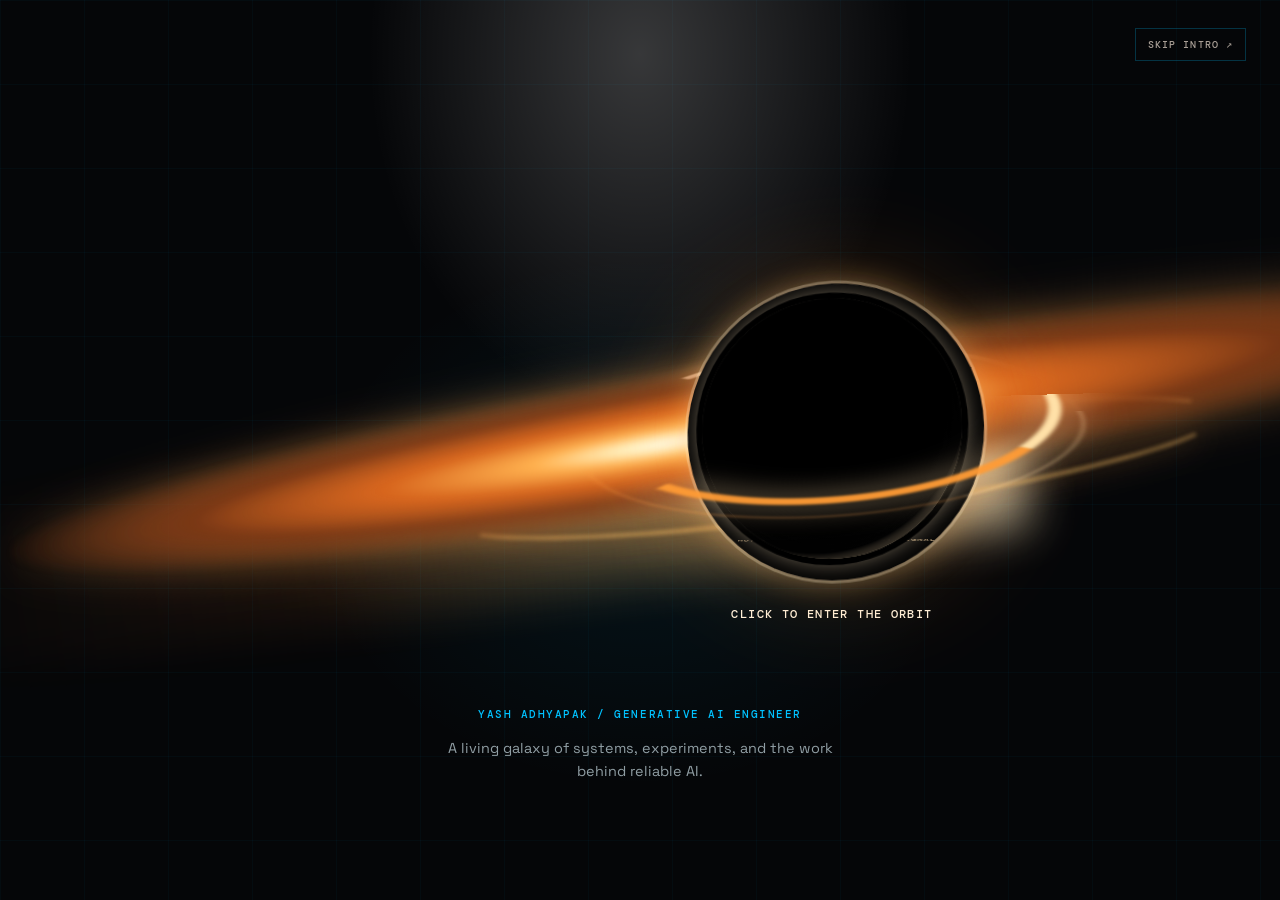
<file: index.html>
<!doctype html>
<html lang="en">
  <head>
    <meta charset="utf-8" />
    <meta name="viewport" content="width=device-width, initial-scale=1" />
    <meta name="description" content="Step into a synthetic host's welcome, then navigate a living galaxy of Yash Adhyapak's AI work: production RAG pipelines, multi-agent systems, and applied ML." />
    <meta property="og:title" content="Yash Adhyapak | GenAI Engineer" />
    <meta property="og:description" content="Navigate Yash Adhyapak's living AI galaxy: a core identity, constellation clusters, and orbital nodes for every build." />
    <title>Yash Adhyapak | GenAI Engineer & AI Systems Developer</title>
    <link rel="preconnect" href="https://fonts.googleapis.com" />
    <link rel="preconnect" href="https://fonts.gstatic.com" crossorigin />
    <link href="https://fonts.googleapis.com/css2?family=Archivo+Black&family=DM+Mono:wght@400;500&family=Space+Grotesk:wght@400;500;600;700&display=swap" rel="stylesheet" />
    <link rel="stylesheet" href="/static/styles.css" />
  </head>
  <body>
    <div class="bg-grid"></div>
    <div id="agent-world" class="agent-world" aria-label="Interactive AI galaxy">
      <canvas id="world-canvas"></canvas>
      <div id="react-hologram" aria-hidden="true"></div>
      <div class="world-vignette"></div>
      <section id="awakening" class="awakening" aria-label="Portfolio introduction">
        <button id="skip-intro" class="skip-intro">SKIP INTRO ↗</button>
        <div class="awakening-stage">
          <button id="black-hole-trigger" class="black-hole-trigger" aria-label="Enter Yash Adhyapak portfolio">
            <span class="black-hole" aria-hidden="true"><i></i><b></b><em class="disk-label">HOT ACCRETION DISK / X-RAY SIGNAL</em></span>
            <strong>CLICK TO ENTER THE ORBIT</strong>
          </button>
          <div class="awakening-copy">
            <span class="awakening-kicker">YASH ADHYAPAK / GENERATIVE AI ENGINEER</span>
            <p class="black-hole-pitch">A living galaxy of systems, experiments, and the work behind reliable AI.</p>
          </div>
        </div>
      </section>
      <div class="world-status"><span class="live-dot"></span> GALAXY ONLINE <span id="world-coords">CORE · 0, 0</span></div>
      <button id="return-core" class="return-core" hidden>RETURN TO CORE <span>⌖</span></button>
      <div class="galaxy-compass" aria-hidden="true"><span>GALAXY MAP</span><b id="compass-label">CORE</b><i></i></div>
      <div id="world-inspector" class="world-inspector" hidden><button id="world-close" aria-label="Close node details">×</button><span id="inspector-kicker"></span><h2 id="inspector-title"></h2><p id="inspector-copy"></p><div id="inspector-stack" class="inspector-stack"></div><strong id="inspector-impact" class="inspector-impact"></strong><a id="inspector-link" class="button primary" href="#work">Open case study ↘</a></div>
    </div>
    <header class="topbar container">
      <a class="brand-wrap" href="#">
        <div class="brand-mark">Y</div>
        <div>
          <span class="brand-name">YASH ADHYAPAK</span>
          <small>GenAI engineer · systems builder</small>
        </div>
      </a>
      <nav aria-label="Primary navigation">
        <a href="#work">Work</a>
        <a href="#lab">Lab</a>
        <a href="#approach">Approach</a>
        <a href="#journey">Journey</a>
        <a href="#contact">Contact</a>
      </nav>
      <a class="button primary" href="mailto:yashadhyapak65533@gmail.com?subject=Let's%20build%20something%20intelligent">Let's talk <span>↗</span></a>
    </header>

    <main>
      <section class="hero container">
        <div class="hero-copy">
          <p class="eyebrow">GENAI ENGINEER · AI SYSTEMS · REMOTE / FREELANCE</p>
          <h1>I build AI systems people can <em>trust.</em></h1>
          <p class="lede">
            I design and ship production-minded LLM applications, multi-agent workflows,
            RAG and memory infrastructure, and evaluation controls that turn model capability
            into dependable business outcomes.
          </p>
          <div class="cta-row">
            <a class="button primary" href="#work">Explore the work <span>↓</span></a>
            <a class="button secondary" href="https://www.linkedin.com/in/yash-adhyapak/" target="_blank" rel="noreferrer">LinkedIn <span>↗</span></a>
          </div>
          <div class="trust-row">
            <span>Python · FastAPI</span>
            <span>LangGraph · RAG</span>
            <span>Evaluation-first</span>
          </div>
          <p class="availability"><span></span> Currently open to 1–2 serious AI collaborations.</p>
        </div>
        <div class="hero-visual">
          <div class="signal-panel">
            <div class="panel-top">
              <span class="chip">SYSTEM STATUS</span>
              <span class="status-dot">● Building</span>
            </div>
            <div class="terminal">
              <p><span class="terminal-muted">01</span> agent.orchestrate(<b>tools</b>, <b>memory</b>)</p>
              <p><span class="terminal-muted">02</span> retriever.rerank(<b>grounded_context</b>)</p>
              <p><span class="terminal-muted">03</span> evaluator.check(<b>accuracy · bias · risk</b>)</p>
              <p class="terminal-result"><span>→</span> ship reliable intelligence</p>
            </div>
            <div class="stats-grid">
              <div><strong>99.2%</strong><span>uptime</span></div>
              <div><strong>0.8%</strong><span>task failure</span></div>
              <div><strong>35%</strong><span>retrieval lift</span></div>
              <div><strong>500K+</strong><span>records handled</span></div>
            </div>
          </div>
        </div>
      </section>

      <section class="proof-strip container" aria-label="Selected outcomes">
        <span>OUTCOMES, NOT DEMOS</span>
        <strong>100+ concurrent requests</strong>
        <strong>40% lower inference cost</strong>
        <strong>81% fewer invalid records</strong>
        <strong>88% NLP F1-score</strong>
      </section>

      <section id="work" class="container section-block">
        <div class="section-heading">
          <p class="eyebrow">SELECTED WORK / 01</p>
          <h2>From model calls to systems that hold up under pressure.</h2>
          <p class="section-intro">A portfolio of infrastructure, products, and automation built around one idea: useful AI has to be measurable, grounded, and operational.</p>
        </div>
        <div id="project-grid" class="project-grid"></div>
      </section>

      <section id="path" class="container section-block path-section">
        <div class="section-heading">
          <p class="eyebrow">START HERE / 01.25</p>
          <h2>What brings you here?</h2>
          <p class="section-intro">Pick the closest match. I’ll point you to the most relevant work and the fastest next step.</p>
        </div>
        <div class="path-grid">
          <button class="path-card" data-path="prototype"><span>01</span><strong>I have an AI idea</strong><small>Help me shape a prototype</small></button>
          <button class="path-card" data-path="reliable"><span>02</span><strong>Our AI is unreliable</strong><small>Fix our RAG or agent system</small></button>
          <button class="path-card" data-path="evaluation"><span>03</span><strong>We need evaluation</strong><small>Measure quality and risk</small></button>
          <button class="path-card" data-path="hire"><span>04</span><strong>We are hiring</strong><small>Find an AI systems builder</small></button>
        </div>
        <div id="path-result" class="path-result" hidden></div>
      </section>

      <section id="lab" class="container section-block lab-section">
        <div class="section-heading">
          <p class="eyebrow">THE AI LAB / 01.5</p>
          <h2>See how I think before you read how I build.</h2>
          <p class="section-intro">Choose a system moment. The trace below shows the kind of reasoning I design into production AI workflows.</p>
        </div>
        <div class="lab-shell">
          <div class="lab-tabs" role="tablist" aria-label="AI system trace">
            <button class="lab-tab active" data-trace="retrieve" role="tab" aria-selected="true">Retrieve context</button>
            <button class="lab-tab" data-trace="orchestrate" role="tab" aria-selected="false">Orchestrate agents</button>
            <button class="lab-tab" data-trace="evaluate" role="tab" aria-selected="false">Evaluate output</button>
          </div>
          <div class="lab-output" aria-live="polite">
            <div class="lab-output-top"><span class="chip">LIVE TRACE</span><span id="trace-status">● grounded</span></div>
            <pre id="trace-code"></pre>
            <p id="trace-caption"></p>
          </div>
        </div>
      </section>

      <section id="approach" class="container section-block">
        <div class="section-heading">
          <p class="eyebrow">HOW I WORK / 02</p>
          <h2>Capability is the starting point. Reliability is the deliverable.</h2>
        </div>
        <div class="service-grid approach-grid">
          <article><span>01 / DISCOVER</span><h3>Find the real leverage</h3><p>Translate an ambiguous business problem into a sharp AI use case, success metric, and system boundary.</p></article>
          <article><span>02 / DESIGN</span><h3>Make the system legible</h3><p>Compose agents, tools, memory, retrieval, and structured outputs so every decision has a traceable path.</p></article>
          <article><span>03 / EVALUATE</span><h3>Test what matters</h3><p>Review accuracy, bias, hallucination risk, latency, and cost before a promising prototype becomes a liability.</p></article>
          <article><span>04 / DELIVER</span><h3>Ship without drama</h3><p>Containerized APIs, CI/CD, monitoring, and clear documentation for teams that need to operate the result.</p></article>
        </div>
      </section>

      <section id="journey" class="container section-block journey-section">
        <div class="section-heading">
          <p class="eyebrow">THE JOURNEY / 03</p>
          <h2>Built at the intersection of data quality, ML, and GenAI.</h2>
        </div>
        <div class="timeline">
          <article><div class="timeline-date">06.2024 — 09.2025</div><div><p class="meta-tag">Freelance</p><h3>GenAI Engineer & AI Systems Developer</h3><p>Production LLM applications, 5+ agent orchestration, RAG pipelines, FastAPI backends, MLOps/LLMOps, and responsible AI controls for enterprise and healthcare use cases.</p></div></article>
          <article><div class="timeline-date">01.2024 — 06.2024</div><div><p class="meta-tag">HERE Technologies</p><h3>Spatial Data Specialist Trainee</h3><p>Automated validation, normalization, and anomaly detection for 500K+ geospatial records across 3+ Agile teams.</p></div></article>
          <article><div class="timeline-date">10.2023 — 12.2023</div><div><p class="meta-tag">Feynn Labs</p><h3>Machine Learning Intern</h3><p>Built an end-to-end text-classification pipeline over 50K+ documents, reaching an 88% F1-score while reducing inference time by 35%.</p></div></article>
        </div>
      </section>

      <section class="container section-block stack-section">
        <div class="stack-copy"><p class="eyebrow">THE TOOLKIT / 04</p><h2>A pragmatic stack for ambitious systems.</h2><p>Deep enough to build. Curious enough to choose the right tool. Careful enough to know when not to use one.</p></div>
        <div class="stack-cloud">
          <span>Python</span><span>LangChain</span><span>LangGraph</span><span>FastAPI</span><span>Docker</span><span>GCP Cloud Run</span><span>PyTorch</span><span>TensorFlow</span><span>HuggingFace</span><span>FAISS</span><span>Chroma</span><span>Qdrant</span><span>SQL</span><span>CI/CD</span><span>Prompt engineering</span><span>Model evaluation</span>
        </div>
      </section>

      <section id="compare" class="container section-block compare-section">
        <div class="section-heading">
          <p class="eyebrow">SYSTEM MAP / 04.5</p>
          <h2>Different problems need different intelligence layers.</h2>
        </div>
        <div class="compare-wrap">
          <table>
            <thead><tr><th>Capability</th><th>Memory engine</th><th>Agent system</th><th>Market intelligence</th></tr></thead>
            <tbody>
              <tr><td>RAG / retrieval</td><td>✓</td><td>✓</td><td>Optional</td></tr>
              <tr><td>Multi-agent orchestration</td><td>—</td><td>✓</td><td>✓</td></tr>
              <tr><td>Forecasting & anomalies</td><td>—</td><td>—</td><td>✓</td></tr>
              <tr><td>Offline-first</td><td>✓</td><td>Optional</td><td>—</td></tr>
              <tr><td>Evaluation controls</td><td>✓</td><td>✓</td><td>✓</td></tr>
            </tbody>
          </table>
        </div>
      </section>

      <section class="container section-block fit-section">
        <div class="section-heading">
          <p class="eyebrow">A GOOD FIT / 05</p>
          <h2>Bring me the messy version.</h2>
        </div>
        <div class="fit-grid">
          <a href="mailto:yashadhyapak65533@gmail.com?subject=AI%20prototype%20brief"><span>01</span><div><h3>“We need an AI prototype.”</h3><p>Turn a promising idea into a scoped, testable first version.</p></div><b>↗</b></a>
          <a href="mailto:yashadhyapak65533@gmail.com?subject=RAG%20or%20agent%20architecture"><span>02</span><div><h3>“Our RAG or agents are unreliable.”</h3><p>Find the failure modes, improve the architecture, and measure the lift.</p></div><b>↗</b></a>
          <a href="mailto:yashadhyapak65533@gmail.com?subject=Model%20evaluation%20support"><span>03</span><div><h3>“We need evaluation and guardrails.”</h3><p>Make accuracy, hallucination, bias, and risk visible before scale.</p></div><b>↗</b></a>
        </div>
      </section>
    </main>

    <footer id="contact" class="footer-wrap">
      <div class="container footer-grid">
        <div>
          <p class="eyebrow">OPEN TO THE RIGHT PROBLEM</p>
          <h2>Have a hard AI problem?<br /><em>Let’s make it real.</em></h2>
          <p class="footer-copy">Available for high-leverage GenAI builds, model evaluation, RAG and agent architecture, and thoughtful freelance collaborations.</p>
          <a class="email-link" href="mailto:yashadhyapak65533@gmail.com">yashadhyapak65533@gmail.com <span>↗</span></a>
        </div>
        <div class="contact-links">
          <a href="https://github.com/Yash1453" target="_blank" rel="noreferrer"><span>GitHub</span><b>@Yash1453 ↗</b></a>
          <a href="https://www.linkedin.com/in/yash-adhyapak/" target="_blank" rel="noreferrer"><span>LinkedIn</span><b>/in/yash-adhyapak ↗</b></a>
          <a href="https://yashadhyapakportfolio.lovable.app/" target="_blank" rel="noreferrer"><span>Portfolio archive</span><b>Yash.ai ↗</b></a>
        </div>
      </div>
      <div class="legal container"><span>© 2026 YASH ADHYAPAK</span><span>BUILT WITH CURIOSITY · OPERATED WITH DISCIPLINE</span></div>
    </footer>
    <aside class="copilot" aria-label="Ask Yash portfolio copilot">
      <button class="copilot-toggle" aria-expanded="false"><span class="copilot-pulse"></span> Ask Yash <b>✦</b></button>
      <div class="copilot-panel" hidden>
        <div class="copilot-head"><div><span class="eyebrow">PORTFOLIO COPILOT</span><strong>What would you like to know?</strong></div><button class="copilot-close" aria-label="Close copilot">×</button></div>
        <div id="copilot-messages" class="copilot-messages"><p class="bot-message">Ask me about Yash’s systems, experience, or how he can help your team.</p></div>
        <div class="quick-questions"><button data-question="What does Yash build?">What does he build?</button><button data-question="What makes Yash different?">What makes him different?</button><button data-question="How can Yash help my team?">How can he help?</button></div>
        <form id="copilot-form"><input id="copilot-input" placeholder="Ask a question..." autocomplete="off" /><button aria-label="Send question">↗</button></form>
      </div>
    </aside>
    <dialog id="project-modal" class="project-modal">
      <button class="modal-close" aria-label="Close project details">×</button>
      <div class="modal-kicker" id="modal-kicker"></div>
      <h2 id="modal-title"></h2>
      <p id="modal-description"></p>
      <div class="modal-grid"><div><span>ROLE</span><strong id="modal-role"></strong></div><div><span>OUTCOME</span><strong id="modal-outcome"></strong></div><div><span>STACK</span><strong id="modal-stack"></strong></div></div>
      <a id="modal-link" class="button primary" href="#" target="_blank" rel="noreferrer">Explore related work ↗</a>
    </dialog>
    <script src="/static/script.js"></script>
  </body>
</html>
</file>
<file: static/styles.css>
:root {
  --bg: #050608;
  --bg-soft: #080d12;
  --panel: rgba(11, 15, 20, 0.9);
  --panel-strong: #0b0f14;
  --line: rgba(0, 194, 255, 0.24);
  --text: #f5f3ef;
  --muted: #a99f96;
  --primary: #00c2ff;
  --primary-strong: #087da8;
  --accent: #00c2ff;
  --glow: rgba(0, 194, 255, 0.32);
  --shadow: 0 25px 60px rgba(0, 0, 0, 0.65);
  --pointer-x: 0px;
  --pointer-y: 0px;
}

* {
  box-sizing: border-box;
}

html {
  scroll-behavior: smooth;
}

body {
  margin: 0;
  min-height: 100vh;
  color: var(--text);
  font-family: "Space Grotesk", sans-serif;
  background:
    radial-gradient(circle at calc(10% + var(--pointer-x)) calc(10% + var(--pointer-y)), rgba(0, 194, 255, 0.16), transparent 22%),
    radial-gradient(circle at bottom right, rgba(124, 255, 203, 0.12), transparent 24%),
    var(--bg);
}
body > .topbar,
body > main,
body > .footer-wrap,
body > .copilot,
body > .project-modal {
  display: none !important;
}
body { overflow: hidden; }

.agent-world {
  position: relative;
  height: 100vh;
  min-height: 680px;
  overflow: hidden;
  color: var(--text);
  background: #050608;
  isolation: isolate;
}
.agent-world canvas { position: absolute; inset: 0; width: 100%; height: 100%; cursor: crosshair; opacity: 0; transition: opacity 1.2s ease; }
.world-active canvas { opacity: 1; }
#react-hologram { position: absolute; top: 24%; right: 21%; z-index: 1; width: 190px; height: 190px; opacity: .8; pointer-events: none; filter: drop-shadow(0 0 20px rgba(0,194,255,.45)); }
#react-hologram canvas { position: static; cursor: default; }
.world-vignette { position: absolute; inset: 0; pointer-events: none; background: radial-gradient(circle at center, transparent 25%, rgba(4,7,12,.15) 52%, rgba(4,7,12,.9) 100%); }
.awakening { position: absolute; inset: 0; z-index: 10; overflow: hidden; background: #050608; transition: opacity 1.1s cubic-bezier(.22,1,.36,1), transform 1.1s cubic-bezier(.22,1,.36,1); }
.awakening::before { content: ""; position: absolute; inset: 0; background: linear-gradient(rgba(0,194,255,.055) 1px, transparent 1px), linear-gradient(90deg, rgba(0,194,255,.055) 1px, transparent 1px); background-size: 84px 84px; opacity: .65; animation: scan-drift 18s linear infinite; }
.awakening::after { content: ""; position: absolute; inset: 0; background: radial-gradient(ellipse at 50% 6%, rgba(255,255,255,.2), transparent 30%), radial-gradient(ellipse at 50% 58%, rgba(0,194,255,.08), transparent 36%); pointer-events: none; }
.awakening.awakening-exit { opacity: 0; transform: scale(1.18); pointer-events: none; }
.awakening.black-hole-flight { animation: black-hole-fall 1.7s cubic-bezier(.22,1,.36,1) forwards; }
.black-hole-trigger { position: relative; z-index: 3; display: grid; place-items: center; gap: 28px; width: min(670px, 74vw); padding: 0; color: var(--text); border: 0; background: transparent; cursor: crosshair; transform: translateX(15vw); perspective: 900px; }
.black-hole { position: relative; display: block; width: clamp(190px, 25vw, 300px); height: clamp(190px, 25vw, 300px); border-radius: 50%; background: #020202; transform-style: preserve-3d; transform: rotateX(7deg) rotateY(-9deg); box-shadow: 0 0 0 3px rgba(255,236,202,.28), 0 0 28px 7px rgba(255,186,102,.28), 0 0 90px 28px rgba(255,137,42,.12); animation: hole-float 6s ease-in-out infinite; }
.black-hole::before { content: ""; position: absolute; left: -275%; top: 27%; width: 550%; height: 50%; border-radius: 50%; background: radial-gradient(ellipse at center, rgba(255,255,235,.98) 0 3%, #fff0bd 7%, #ffb14f 15%, #d7651d 30%, rgba(111,37,8,.68) 50%, transparent 73%); filter: blur(4px) drop-shadow(0 0 24px rgba(255,165,78,.95)); transform: rotate(-8deg) translateZ(-10px); animation: disk-drift 7s ease-in-out infinite, disk-hot 2.5s ease-in-out infinite; }
.black-hole::after { content: ""; position: absolute; inset: -24%; border: 12px solid transparent; border-top-color: #fffdf4; border-right-color: #ffe0a7; border-bottom-color: rgba(255,155,53,.95); border-radius: 50%; filter: blur(2px) drop-shadow(0 0 24px rgba(255,220,169,1)); transform: rotateX(61deg) rotateZ(-13deg) translateZ(22px); z-index: 3; }
.black-hole i { position: absolute; inset: 7%; border-radius: 50%; background: radial-gradient(circle at 45% 42%, #000 0 60%, #050505 70%, rgba(255,224,179,.76) 74%, transparent 79%); box-shadow: 0 0 0 6px #000, inset 0 0 38px 12px #000, 0 0 25px rgba(255,230,192,.65); z-index: 2; transform: translateZ(18px); }
.black-hole b { position: absolute; inset: -31%; border-radius: 50%; border: 2px solid rgba(255,213,158,.55); border-left-color: transparent; border-bottom-color: rgba(255,157,68,.45); transform: rotateX(64deg) rotateZ(12deg) translateZ(8px); filter: blur(2px); z-index: 4; animation: lens-spin 9s linear infinite; }
.black-hole-trigger::before { content: ""; position: absolute; left: -5%; top: 42%; width: 110%; height: 24%; border: 3px solid rgba(255,195,103,.72); border-left-color: transparent; border-right-color: transparent; border-radius: 50%; transform: rotate(-8deg) translateZ(45px); filter: blur(2px) drop-shadow(0 0 13px #ff9e42); pointer-events: none; }
.accretion-particle { position: absolute; left: 50%; top: 50%; width: 4px; height: 4px; margin: -2px; border-radius: 50%; background: #fff2c9; box-shadow: 0 0 7px 2px #ff9e42; transform-style: preserve-3d; animation: particle-orbit var(--speed) var(--delay) linear infinite; z-index: 5; }
.disk-label { position: absolute; left: 50%; top: 50%; width: 190px; transform: translate(-50%, 105px) rotateX(55deg); color: rgba(255,218,165,.7); font: 500 8px "DM Mono", monospace; letter-spacing: .12em; white-space: nowrap; text-align: center; z-index: 6; }
.black-hole-trigger strong { color: #fff2dc; font: 500 .72rem "DM Mono", monospace; letter-spacing: .12em; }
.black-hole-trigger:hover .black-hole { transform: scale(1.04); box-shadow: 0 0 0 3px rgba(255,245,224,.7), 0 0 42px 14px rgba(255,174,81,.4), 0 0 110px 28px rgba(255,128,38,.2); }
.black-hole-pitch { max-width: 430px; margin: 14px auto 0; color: rgba(220,240,248,.65); font: 400 .9rem/1.6 "Space Grotesk", sans-serif; }
.world-status { position: absolute; top: 28px; right: 32px; z-index: 4; color: var(--muted); font: 500 .68rem "DM Mono", monospace; letter-spacing: .1em; }
.world-status span:last-child { margin-left: 18px; color: var(--accent); }
@keyframes accretion-spin { to { transform: rotate(336deg); } }
@keyframes disk-drift { 50% { transform: rotate(-8deg) translateY(5px) scaleX(1.03); } }
@keyframes disk-hot { 50% { filter: blur(4px) drop-shadow(0 0 28px rgba(255,185,98,.95)); } }
@keyframes lens-spin { to { transform: rotateX(64deg) rotateZ(372deg) translateZ(8px); } }
@keyframes hole-float { 50% { transform: rotateX(9deg) rotateY(-6deg) translateY(-7px); } }
@keyframes particle-orbit { 0% { transform: rotate(var(--tilt)) translateX(var(--orbit)) translateZ(var(--depth)) scale(.7); opacity: .2; } 50% { opacity: 1; } 100% { transform: rotate(calc(var(--tilt) + 360deg)) translateX(var(--orbit)) translateZ(var(--depth)) scale(1.2); opacity: .15; } }
@keyframes black-hole-fall { 0% { opacity: 1; transform: scale(1); filter: brightness(1); } 42% { opacity: 1; transform: scale(.82); filter: brightness(1.9) blur(.3px); } 100% { opacity: 0; transform: scale(9); filter: brightness(2.5) blur(4px); } }
.skip-intro { position: absolute; top: 28px; right: 34px; z-index: 3; color: var(--muted); border: 1px solid var(--line); padding: 9px 12px; background: transparent; font: 500 .65rem "DM Mono", monospace; letter-spacing: .1em; cursor: pointer; }
.awakening-stage { position: relative; z-index: 2; display: grid; place-items: center; height: 100%; }
.awakening-stage::before { content: ""; position: absolute; left: -8%; right: 20%; top: 49%; height: 18%; background: linear-gradient(90deg, transparent, rgba(177,91,30,.13) 35%, rgba(255,191,103,.34) 68%, rgba(255,239,201,.78) 100%); filter: blur(23px); transform: rotate(-8deg); opacity: .9; }
.android { width: min(310px, 43vw); filter: drop-shadow(0 0 18px rgba(0,194,255,.25)); animation: android-breathe 5s ease-in-out infinite; }
.hand-host { width: min(270px, 38vw); }
.hand-palm { fill: rgba(10,20,29,.48); }
.android svg { display: block; overflow: visible; }
.android-silhouette { fill: rgba(10,20,29,.42); stroke: url(#android-line); stroke-width: 2; }
.android-seam, .android-face, .android-hand { fill: none; stroke: rgba(0,194,255,.72); stroke-width: 1.5; stroke-linecap: round; }
.android-face { stroke: rgba(255,255,255,.78); }
.android-ring { fill: none; stroke: #7cffcb; stroke-width: 2; filter: drop-shadow(0 0 8px #00c2ff); animation: ring-pulse 4s ease-in-out infinite; }
.android-hand { stroke: #7cffcb; stroke-width: 2; }
#finger-hotspot { fill: #00c2ff; filter: drop-shadow(0 0 12px #00c2ff); animation: fingertip-pulse 1.5s ease-in-out infinite; cursor: crosshair; }
.awakening-copy { position: absolute; bottom: 13%; width: min(760px, 82vw); text-align: center; }
.awakening-kicker, .boot-readout, .touch-interface { color: var(--accent); font: 500 .68rem "DM Mono", monospace; letter-spacing: .14em; }
.dialogue-box { display: flex; align-items: center; justify-content: center; gap: 14px; margin-top: 18px; color: var(--text); }
.dialogue-box p { min-height: 2.8em; margin: 0; font: 400 clamp(1rem, 2vw, 1.25rem)/1.6 "Space Grotesk", sans-serif; }
.dialogue-bracket { color: var(--accent); font: 400 3rem "DM Mono", monospace; opacity: .75; }
.touch-interface { margin-top: 18px; border: 0; background: transparent; cursor: pointer; }
.touch-interface span { margin-left: 7px; color: #7cffcb; }
.boot-readout { position: absolute; bottom: 28px; left: 32px; z-index: 3; color: #7b8b98; line-height: 1.7; font-size: .62rem; }
.boot-readout span { color: var(--accent); }
.shard { position: absolute; z-index: 4; top: 50%; left: 50%; width: 7px; height: 7px; background: var(--accent); clip-path: polygon(50% 0, 100% 100%, 0 75%); opacity: 0; animation: shard-bloom 1s var(--delay) cubic-bezier(.22,1,.36,1) forwards; }
.shatter { animation: shatter-fade .8s cubic-bezier(.22,1,.36,1) forwards; }
@keyframes shard-bloom { 0% { opacity: .9; transform: translate(-50%,-50%) scale(.4); } 100% { opacity: 0; transform: translate(var(--sx), var(--sy)) rotate(260deg) scale(1.5); } }
@keyframes shatter-fade { to { opacity: 0; transform: translateY(-30px) scale(.7); filter: blur(3px); } }
@keyframes scan-drift { to { background-position: 84px 84px; } }
@keyframes android-breathe { 50% { filter: drop-shadow(0 0 24px rgba(0,194,255,.32)) brightness(1.08); } }
@keyframes ring-pulse { 50% { opacity: .45; transform: scale(1.12); transform-origin: 256px 88px; } }
@keyframes fingertip-pulse { 50% { opacity: .55; } }
.world-hud { position: absolute; top: 24px; left: 28px; right: 28px; z-index: 2; display: flex; justify-content: space-between; align-items: center; gap: 20px; font-family: "DM Mono", monospace; }
.world-brand { display: flex; align-items: center; gap: 12px; }
.world-brand .brand-mark { width: 34px; height: 34px; }
.world-brand strong, .world-brand small { display: block; }
.world-brand strong { font-size: .76rem; letter-spacing: .14em; }
.world-brand small { margin-top: 3px; color: var(--muted); font-size: .62rem; letter-spacing: .1em; }
.world-status { color: var(--muted); font-size: .68rem; letter-spacing: .1em; }
.world-status span:last-child { margin-left: 22px; color: var(--accent); }
.live-dot { display: inline-block; width: 7px; height: 7px; margin-right: 6px; border-radius: 50%; background: var(--accent); box-shadow: 0 0 14px var(--accent); }
.world-copy { position: absolute; top: 50%; left: 8%; z-index: 2; width: min(520px, 84vw); transform: translateY(-48%); pointer-events: none; }
.world-copy h1 { margin: 0; font-size: clamp(3.6rem, 7vw, 7.8rem); letter-spacing: -.09em; line-height: .88; }
.world-copy h1, .hero h1 { font-family: "Archivo Black", "Space Grotesk", sans-serif; }
.world-copy h1 em { color: var(--accent); font-style: normal; }
.world-copy > p:not(.eyebrow) { max-width: 390px; margin: 24px 0; color: var(--muted); line-height: 1.7; font-size: 1.05rem; }
.world-start { pointer-events: auto; padding: 14px 19px; color: #fff; border: 0; border-radius: 999px; background: var(--accent); box-shadow: 0 0 35px rgba(255,77,22,.28); font-weight: 700; cursor: pointer; }
.world-start span { margin-left: 10px; }
.world-hint { display: block; margin-top: 18px; color: #74869d; font: 500 .65rem "DM Mono", monospace; letter-spacing: .08em; }
.world-legend { position: absolute; right: 34px; bottom: 32px; z-index: 2; color: var(--muted); font: 500 .65rem "DM Mono", monospace; letter-spacing: .08em; }
.world-legend span { margin-left: 16px; color: var(--accent); font-size: 1rem; }
.world-scroll { position: absolute; bottom: 28px; left: 50%; z-index: 2; transform: translateX(-50%); color: #74869d; font: 500 .65rem "DM Mono", monospace; letter-spacing: .12em; cursor: pointer; }
.world-scroll span { margin-left: 9px; color: var(--accent); font-size: 1.1rem; }
.world-inspector { position: absolute; top: 50%; right: 7%; z-index: 5; width: min(390px, 82vw); padding: 28px; transform: translateY(-50%); border: 1px solid rgba(255,87,34,.45); border-radius: 22px; background: rgba(18,10,7,.94); box-shadow: 0 25px 90px rgba(0,0,0,.7); backdrop-filter: blur(16px); }
.world-inspector button { position: absolute; top: 14px; right: 17px; border: 0; background: transparent; color: var(--muted); font-size: 1.6rem; cursor: pointer; }
.world-inspector > span { color: var(--accent); font: 500 .7rem "DM Mono", monospace; letter-spacing: .12em; }
.world-inspector h2 { margin: 14px 0 10px; font-size: 2rem; letter-spacing: -.06em; }
.world-inspector p { margin: 0 0 22px; color: var(--muted); line-height: 1.7; }
.inspector-stack { display: flex; flex-wrap: wrap; gap: 7px; margin: 0 0 18px; }
.inspector-stack span { padding: 6px 8px; color: #bfefff; border: 1px solid rgba(0,194,255,.25); background: rgba(0,194,255,.06); font: .62rem "DM Mono", monospace; }
.inspector-impact { display: block; margin-bottom: 20px; color: #7cffcb; font: 500 .72rem "DM Mono", monospace; }
.return-core { position: absolute; right: 32px; bottom: 86px; z-index: 6; padding: 11px 13px; color: var(--accent); border: 1px solid var(--line); background: rgba(5,6,8,.72); font: .62rem "DM Mono", monospace; letter-spacing: .08em; cursor: pointer; backdrop-filter: blur(10px); }
.return-core span { margin-left: 8px; color: #7cffcb; font-size: 1rem; }
.galaxy-compass { position: absolute; left: 32px; bottom: 28px; z-index: 3; display: grid; gap: 5px; color: #708291; font: .58rem "DM Mono", monospace; letter-spacing: .12em; }
.galaxy-compass b { color: #d7f8ff; font-weight: 500; }
.galaxy-compass i { display: block; width: 86px; height: 1px; background: linear-gradient(90deg, var(--accent), transparent); }
.agent-world canvas { touch-action: none; }
.world-hud::after { content: ""; position: absolute; top: -24px; left: -28px; width: 150px; height: 1px; background: var(--accent); opacity: .7; }
.world-hud::before { content: "AI SYSTEMS / BUILT TO SCALE / GOVERNED TO LAST"; position: absolute; top: 40px; left: 0; color: rgba(255,87,34,.65); font: 500 .52rem/1.6 "DM Mono", monospace; letter-spacing: .13em; }
.agent-world::after { content: ""; position: absolute; top: 28px; right: 30px; width: 34px; height: 34px; border-top: 1px solid var(--accent); border-right: 1px solid var(--accent); opacity: .8; pointer-events: none; }
.touch-controls { display: none; }
.world-active .world-copy { opacity: .5; transition: opacity .5s ease; }
.world-active .world-copy h1 { font-size: clamp(2rem, 4vw, 4rem); }
.world-active .world-copy > p:not(.eyebrow), .world-active .world-hint { display: none; }

img {
  max-width: 100%;
  display: block;
}

button,
input,
textarea,
a {
  font: inherit;
}

.bg-grid {
  position: fixed;
  inset: 0;
  background-image:
    linear-gradient(rgba(0,194,255,0.06) 1px, transparent 1px),
    linear-gradient(90deg, rgba(0,194,255,0.06) 1px, transparent 1px);
  background-size: 48px 48px;
  mask-image: radial-gradient(circle at center, black 25%, transparent 95%);
  pointer-events: none;
}

.container {
  max-width: 1200px;
  margin: 0 auto;
  padding-left: 20px;
  padding-right: 20px;
}

.topbar {
  position: sticky;
  top: 0;
  z-index: 30;
  max-width: 1200px;
  margin: 18px auto 0;
  padding: 18px 20px;
  display: flex;
  align-items: center;
  justify-content: space-between;
  gap: 16px;
  background: rgba(7, 7, 7, 0.84);
  border: 1px solid var(--line);
  border-radius: 18px;
  backdrop-filter: blur(16px);
}

.brand-wrap {
  display: flex;
  align-items: center;
  gap: 12px;
}

.brand-wrap {
  color: inherit;
  text-decoration: none;
}

.brand-mark {
  width: 38px;
  height: 38px;
  display: grid;
  place-items: center;
  border-radius: 12px;
  font-weight: 900;
  background: linear-gradient(135deg, #ff6b2f, #c92d0b);
  color: #fff;
  box-shadow: 0 0 30px rgba(255, 77, 22, 0.45);
}

.brand-name {
  display: block;
  font-size: 0.78rem;
  letter-spacing: 0.18em;
  font-weight: 800;
}

.brand-wrap small {
  display: block;
  font-size: 0.7rem;
  letter-spacing: 0.12em;
  color: var(--muted);
  text-transform: uppercase;
}

nav {
  display: flex;
  gap: 24px;
}

nav a,
.footer-links a {
  color: var(--muted);
  text-decoration: none;
  transition: 0.2s ease;
}

nav a:hover,
.footer-links a:hover {
  color: var(--text);
}

.button {
  display: inline-flex;
  align-items: center;
  justify-content: center;
  border-radius: 999px;
  padding: 0.9rem 1.35rem;
  text-decoration: none;
  border: 1px solid rgba(255,255,255,0.08);
  transition: 0.2s ease;
  font-weight: 700;
  cursor: pointer;
}

.button.primary {
  background: linear-gradient(135deg, var(--primary), var(--primary-strong));
  color: #fff;
  box-shadow: 0 20px 34px rgba(255, 77, 22, 0.28);
}

.button.secondary {
  background: rgba(255,255,255,0.02);
  color: var(--text);
}

.hero {
  display: grid;
  grid-template-columns: 1.1fr 0.9fr;
  align-items: center;
  gap: 36px;
  min-height: 740px;
  padding-top: 48px;
}

.eyebrow {
  margin: 0 0 18px;
  font-size: 0.72rem;
  letter-spacing: 0.2em;
  font-weight: 800;
  color: var(--accent);
  text-transform: uppercase;
}

.hero h1,
.section-heading h2,
.footer-wrap h2 {
  margin: 0;
  letter-spacing: -0.07em;
  line-height: 0.96;
}

.hero h1 {
  font-size: clamp(3.2rem, 5.5vw, 6.3rem);
  max-width: 680px;
  text-transform: uppercase;
}

.hero h1 em,
.footer-wrap h2 em {
  color: var(--accent);
  font-style: normal;
}

.button span,
.email-link span {
  margin-left: 8px;
}

.lede {
  margin-top: 20px;
  max-width: 620px;
  font-size: 1.08rem;
  line-height: 1.76;
  color: var(--muted);
}

.cta-row {
  display: flex;
  gap: 14px;
  flex-wrap: wrap;
  margin-top: 30px;
}

.trust-row {
  display: flex;
  flex-wrap: wrap;
  gap: 12px;
  margin-top: 26px;
}

.trust-row span {
  border: 1px solid var(--line);
  border-radius: 999px;
  padding: 0.72rem 0.95rem;
  color: var(--muted);
  font-size: 0.8rem;
  background: rgba(255,255,255,0.02);
}

.availability { margin: 20px 0 0; color: var(--muted); font-size: .85rem; }
.availability span { display: inline-block; width: 8px; height: 8px; margin-right: 8px; border-radius: 50%; background: var(--accent); box-shadow: 0 0 12px var(--accent); }

.hero-visual {
  display: grid;
  place-items: center;
  min-height: 540px;
}

.signal-panel {
  width: min(540px, 100%);
  padding: 24px;
  border-radius: 28px;
  border: 1px solid var(--line);
  background: linear-gradient(180deg, rgba(25, 15, 10, 0.97), rgba(7, 7, 7, 0.98));
  box-shadow: var(--shadow);
}

.panel-top {
  display: flex;
  justify-content: space-between;
  align-items: center;
  gap: 12px;
  margin-bottom: 20px;
}

.chip {
  display: inline-block;
  border-radius: 999px;
  border: 1px solid rgba(255, 87, 34, 0.35);
  background: rgba(255, 87, 34, 0.1);
  color: var(--accent);
  padding: 0.42rem 0.7rem;
  font-size: 0.72rem;
  letter-spacing: 0.14em;
  text-transform: uppercase;
}

.status-dot {
  color: var(--muted);
  font-size: 0.8rem;
}

.console-line {
  border: 1px solid rgba(255,255,255,0.04);
  background: rgba(255,255,255,0.02);
  color: #dfe9f9;
  border-radius: 14px;
  padding: 0.9rem 1rem;
  margin-bottom: 12px;
  font-size: 0.9rem;
  font-family: "SFMono-Regular", Consolas, monospace;
  white-space: nowrap;
  overflow: hidden;
  text-overflow: ellipsis;
}

.terminal {
  padding: 4px 0 12px;
  color: #dfe9f9;
  font: 500 0.82rem/2 "DM Mono", monospace;
}

.terminal p { margin: 0; white-space: nowrap; overflow: hidden; text-overflow: ellipsis; }
.terminal-muted { color: #69788d; margin-right: 14px; }
.terminal b { color: var(--accent); font-weight: 500; }
.terminal-result { margin-top: 10px !important; color: var(--muted); }
.terminal-result span { color: var(--accent); margin-right: 8px; }

.proof-strip {
  display: flex;
  flex-wrap: wrap;
  align-items: center;
  gap: 12px 26px;
  padding-top: 24px;
  padding-bottom: 24px;
  border-top: 1px solid var(--line);
  border-bottom: 1px solid var(--line);
  color: var(--muted);
  font-size: 0.8rem;
}
.proof-strip span { color: var(--accent); font: 500 0.7rem "DM Mono", monospace; letter-spacing: .12em; }
.proof-strip strong { color: var(--text); font-weight: 500; }
.section-intro { max-width: 620px; color: var(--muted); line-height: 1.7; font-size: 1.05rem; }

.lab-shell { display: grid; grid-template-columns: 260px 1fr; min-height: 330px; border: 1px solid var(--line); border-radius: 24px; overflow: hidden; background: rgba(255,255,255,.02); }
.lab-tabs { display: grid; align-content: start; gap: 8px; padding: 18px; border-right: 1px solid var(--line); background: rgba(255,255,255,.02); }
.lab-tab { padding: 16px; text-align: left; color: var(--muted); border: 1px solid transparent; border-radius: 14px; background: transparent; cursor: pointer; font: inherit; }
.lab-tab:hover, .lab-tab.active { color: var(--text); border-color: rgba(215,255,69,.28); background: rgba(215,255,69,.07); }
.lab-output { padding: 28px; }
.lab-output-top { display: flex; justify-content: space-between; margin-bottom: 22px; color: var(--accent); font: 500 .75rem "DM Mono", monospace; }
#trace-code { min-height: 150px; margin: 0; white-space: pre-wrap; color: #e8f0ff; font: 500 .9rem/2 "DM Mono", monospace; }
#trace-caption { max-width: 620px; margin: 20px 0 0; color: var(--muted); line-height: 1.7; }

.stats-grid {
  margin-top: 18px;
  display: grid;
  grid-template-columns: repeat(2, minmax(120px, 1fr));
  gap: 12px;
}

.stats-grid div {
  border: 1px solid var(--line);
  border-radius: 16px;
  background: rgba(255, 77, 22, 0.05);
  padding: 14px 16px;
}

.stats-grid strong {
  display: block;
  font-size: 1.6rem;
  letter-spacing: -0.06em;
}

.stats-grid span {
  color: var(--muted);
  font-size: 0.8rem;
}

.metrics {
  display: grid;
  grid-template-columns: repeat(3, minmax(0, 1fr));
  gap: 18px;
  margin-top: 16px;
  margin-bottom: 8px;
}

.metrics div {
  border: 1px solid var(--line);
  border-radius: 18px;
  padding: 1.35rem 1.2rem;
  background: rgba(255,255,255,0.02);
}

.metrics strong {
  display: block;
  font-size: 1.15rem;
  margin-bottom: 8px;
}

.metrics span {
  line-height: 1.6;
  color: var(--muted);
}

.section-block {
  padding-top: 90px;
}

.section-heading {
  max-width: 850px;
  margin-bottom: 24px;
}

.section-heading h2,
.footer-wrap h2 {
  font-size: clamp(2.3rem, 4vw, 4.2rem);
}

.service-grid,
.project-grid,
.pricing-grid,
.case-grid {
  display: grid;
  gap: 18px;
}

.service-grid {
  grid-template-columns: repeat(4, minmax(0, 1fr));
}

.service-grid article,
.project-card,
.price-card,
.case-grid article {
  background: rgba(255,255,255,0.02);
  border: 1px solid var(--line);
  border-radius: 22px;
  padding: 22px 20px;
  box-shadow: var(--shadow);
}

.service-grid span,
.meta-tag {
  color: var(--accent);
  font-size: 0.75rem;
  letter-spacing: 0.12em;
  text-transform: uppercase;
  font-weight: 800;
}

.service-grid h3,
.project-card h3,
.case-grid h3,
.price-card h3 {
  margin: 12px 0 10px;
  font-size: 1.3rem;
  letter-spacing: -0.04em;
}

.service-grid p,
.project-card p,
.case-grid p,
.footer-copy,
.price-card li,
.contact-form label,
.contact-form input,
.contact-form textarea {
  color: var(--muted);
  line-height: 1.7;
}

.project-grid {
  grid-template-columns: repeat(3, minmax(0, 1fr));
}

.project-card {
  display: flex;
  flex-direction: column;
  gap: 12px;
}

.project-card { transition: transform .25s ease, border-color .25s ease, background .25s ease; }
.project-card:hover { transform: translateY(-6px); border-color: rgba(215,255,69,.55); background: rgba(215,255,69,.045); }
.project-number { color: var(--accent); font: 500 0.8rem "DM Mono", monospace; }
.project-bottom { display: flex; align-items: flex-end; justify-content: space-between; gap: 12px; margin-top: auto; }
.project-bottom > a { color: var(--accent); font-size: 1.5rem; text-decoration: none; }
.card-open { border: 0; padding: 0; background: transparent; color: var(--accent); font-size: 1.5rem; cursor: pointer; }
.project-card { cursor: pointer; }

.path-grid { display: grid; grid-template-columns: repeat(4, 1fr); gap: 12px; }
.path-card { min-height: 160px; padding: 20px; text-align: left; color: var(--text); border: 1px solid var(--line); border-radius: 20px; background: rgba(255,255,255,.02); cursor: pointer; transition: .25s ease; }
.path-card:hover, .path-card:focus-visible { transform: translateY(-5px); border-color: rgba(255,87,34,.6); background: rgba(255,87,34,.08); outline: none; }
.path-card span { display: block; color: var(--accent); font: 500 .75rem "DM Mono", monospace; }
.path-card strong { display: block; margin-top: 28px; font-size: 1.08rem; }
.path-card small { display: block; margin-top: 8px; color: var(--muted); }
.path-result { display: flex; align-items: center; gap: 18px; margin-top: 14px; padding: 18px 20px; border: 1px solid rgba(215,255,69,.3); border-radius: 16px; background: rgba(215,255,69,.06); }
.path-result strong { color: var(--accent); }
.path-result span { color: var(--muted); }
.path-result a { margin-left: auto; color: var(--text); }

.compare-wrap { overflow-x: auto; border: 1px solid var(--line); border-radius: 20px; }
.compare-wrap table { width: 100%; min-width: 680px; border-collapse: collapse; }
.compare-wrap th, .compare-wrap td { padding: 16px 20px; text-align: left; border-bottom: 1px solid var(--line); }
.compare-wrap th { color: var(--accent); font: 500 .72rem "DM Mono", monospace; text-transform: uppercase; letter-spacing: .08em; }
.compare-wrap td { color: var(--muted); }
.compare-wrap td:not(:first-child) { color: var(--text); }
.compare-wrap tr:last-child td { border-bottom: 0; }

.project-modal { width: min(660px, calc(100% - 32px)); padding: 34px; color: var(--text); background: #120b08; border: 1px solid rgba(255,87,34,.45); border-radius: 24px; box-shadow: 0 30px 100px rgba(0,0,0,.7); }
.project-modal::backdrop { background: rgba(3,5,9,.78); backdrop-filter: blur(8px); }
.modal-close { position: absolute; top: 18px; right: 22px; border: 0; background: transparent; color: var(--muted); font-size: 1.8rem; cursor: pointer; }
.modal-kicker { color: var(--accent); font: 500 .72rem "DM Mono", monospace; }
.project-modal h2 { margin: 18px 0 12px; font-size: clamp(2rem, 5vw, 3.3rem); letter-spacing: -.06em; }
.project-modal > p { color: var(--muted); line-height: 1.75; }
.modal-grid { display: grid; grid-template-columns: repeat(3, 1fr); gap: 12px; margin: 26px 0; }
.modal-grid div { padding: 14px; border: 1px solid var(--line); border-radius: 14px; }
.modal-grid span { display: block; color: var(--accent); font: 500 .65rem "DM Mono", monospace; }
.modal-grid strong { display: block; margin-top: 8px; color: var(--text); font-size: .82rem; line-height: 1.4; }

.reveal { opacity: 0; transform: translateY(24px); transition: opacity .7s ease, transform .7s ease; }
.reveal.is-visible { opacity: 1; transform: translateY(0); }
@media (prefers-reduced-motion: reduce) { .reveal { opacity: 1; transform: none; transition: none; } * { scroll-behavior: auto !important; } }

.project-top {
  display: flex;
  justify-content: space-between;
  align-items: center;
}

.project-tag {
  display: inline-block;
  border-radius: 999px;
  padding: 0.42rem 0.7rem;
  border: 1px solid rgba(255, 87, 34, 0.25);
  background: rgba(255, 87, 34, 0.08);
  color: #dfe9ff;
  text-transform: uppercase;
  letter-spacing: 0.12em;
  font-size: 0.7rem;
}

.project-card .status {
  color: var(--accent);
  font-size: 0.72rem;
  text-transform: uppercase;
  letter-spacing: 0.08em;
}

.project-tags {
  display: flex;
  flex-wrap: wrap;
  gap: 8px;
  margin-top: 4px;
}

.project-tags span {
  border-radius: 999px;
  border: 1px solid var(--line);
  background: rgba(255,255,255,0.02);
  color: var(--muted);
  padding: 0.46rem 0.7rem;
  font-size: 0.72rem;
}

.case-grid {
  grid-template-columns: repeat(3, minmax(0, 1fr));
}

.case-grid ul {
  padding-left: 18px;
  margin: 18px 0 0;
  color: var(--muted);
}

.case-grid li + li {
  margin-top: 8px;
}

.pricing-grid {
  grid-template-columns: repeat(3, minmax(0, 1fr));
}

.price-card {
  display: flex;
  flex-direction: column;
  gap: 16px;
}

.price-card.featured {
  border-color: rgba(255, 87, 34, 0.4);
  box-shadow: 0 24px 52px rgba(255, 77, 22, 0.16);
}

.plan {
  margin: 0;
  color: var(--accent);
  text-transform: uppercase;
  font-size: 0.72rem;
  letter-spacing: 0.14em;
  font-weight: 800;
}

.price {
  font-size: clamp(2rem, 3vw, 3rem);
  font-weight: 800;
  letter-spacing: -0.08em;
}

.price span {
  font-size: 0.9rem;
  margin-left: 8px;
  color: var(--muted);
  letter-spacing: normal;
}

.price-card ul {
  list-style: none;
  padding: 0;
  margin: 0;
  display: grid;
  gap: 10px;
  color: var(--muted);
}

.footer-wrap {
  margin-top: 90px;
  border-top: 1px solid var(--line);
  padding: 44px 0 20px;
  background: rgba(255,255,255,0.01);
}

.journey-section { padding-bottom: 8px; }
.timeline { display: grid; gap: 0; border-top: 1px solid var(--line); }
.timeline article { display: grid; grid-template-columns: 180px 1fr; gap: 30px; padding: 28px 0; border-bottom: 1px solid var(--line); }
.timeline-date { color: var(--accent); font: 500 .75rem "DM Mono", monospace; padding-top: 4px; }
.timeline h3 { margin: 10px 0 8px; font-size: 1.35rem; }
.timeline p:not(.meta-tag) { max-width: 680px; color: var(--muted); line-height: 1.7; margin: 0; }
.stack-section { display: grid; grid-template-columns: .8fr 1.2fr; gap: 80px; align-items: start; }
.stack-copy p:not(.eyebrow) { color: var(--muted); line-height: 1.7; }
.stack-cloud { display: flex; flex-wrap: wrap; gap: 10px; }
.stack-cloud span { border: 1px solid var(--line); border-radius: 999px; padding: .7rem .9rem; color: var(--muted); font-size: .85rem; }
.email-link { display: inline-block; margin-top: 20px; color: var(--accent); font-size: 1.1rem; text-decoration: none; }
.contact-links { display: grid; align-content: end; gap: 0; }
.contact-links a { display: flex; justify-content: space-between; gap: 20px; padding: 18px 0; color: var(--text); text-decoration: none; border-bottom: 1px solid var(--line); }
.contact-links span { color: var(--muted); }
.contact-links b { font-weight: 500; }
.fit-grid { display: grid; grid-template-columns: repeat(3, 1fr); gap: 14px; }
.fit-grid a { display: flex; flex-direction: column; justify-content: space-between; min-height: 220px; padding: 22px; border: 1px solid var(--line); border-radius: 20px; color: var(--text); text-decoration: none; transition: .25s ease; }
.fit-grid a:hover { transform: translateY(-5px); border-color: rgba(255,87,34,.6); }
.fit-grid span { color: var(--accent); font: 500 .75rem "DM Mono", monospace; }
.fit-grid h3 { margin: 22px 0 8px; font-size: 1.25rem; }
.fit-grid p { margin: 0; color: var(--muted); line-height: 1.6; }
.fit-grid b { align-self: flex-end; color: var(--accent); font-size: 1.4rem; font-weight: 400; }

.copilot { position: fixed; right: 24px; bottom: 24px; z-index: 40; }
.copilot-toggle { display: flex; align-items: center; gap: 9px; padding: 13px 17px; color: #fff; border: 0; border-radius: 999px; background: var(--accent); box-shadow: 0 15px 35px rgba(255,77,22,.28); font-weight: 700; cursor: pointer; }
.copilot-toggle b { font-size: 1.15rem; }
.copilot-pulse { width: 8px; height: 8px; border-radius: 50%; background: #fff; box-shadow: 0 0 0 5px rgba(255,255,255,.12); }
.copilot-panel { position: absolute; right: 0; bottom: 58px; width: min(390px, calc(100vw - 32px)); overflow: hidden; border: 1px solid rgba(255,87,34,.38); border-radius: 20px; background: rgba(18,10,7,.98); box-shadow: 0 25px 80px rgba(0,0,0,.65); }
.copilot-head { display: flex; justify-content: space-between; gap: 14px; padding: 18px; border-bottom: 1px solid var(--line); }
.copilot-head .eyebrow { margin-bottom: 7px; font-size: .62rem; }
.copilot-head strong { display: block; font-size: .95rem; }
.copilot-close { border: 0; background: transparent; color: var(--muted); font-size: 1.4rem; cursor: pointer; }
.copilot-messages { display: grid; gap: 10px; max-height: 220px; overflow-y: auto; padding: 16px; }
.copilot-messages p { max-width: 88%; margin: 0; padding: 10px 12px; border-radius: 12px; font-size: .82rem; line-height: 1.55; }
.bot-message { color: var(--muted); background: rgba(255,255,255,.06); }
.user-message { justify-self: end; color: #09120b; background: var(--accent); }
.quick-questions { display: flex; flex-wrap: wrap; gap: 7px; padding: 0 16px 14px; }
.quick-questions button { padding: 7px 9px; color: var(--muted); border: 1px solid var(--line); border-radius: 999px; background: transparent; font-size: .7rem; cursor: pointer; }
.quick-questions button:hover { color: var(--text); border-color: var(--accent); }
#copilot-form { display: flex; gap: 8px; padding: 12px; border-top: 1px solid var(--line); }
#copilot-input { min-width: 0; flex: 1; padding: 11px 12px; color: var(--text); border: 1px solid var(--line); border-radius: 11px; outline: 0; background: rgba(255,255,255,.04); }
#copilot-form button { width: 40px; border: 0; border-radius: 11px; color: #fff; background: var(--accent); cursor: pointer; }

.footer-grid {
  display: grid;
  grid-template-columns: 1fr 1fr;
  gap: 30px;
}

.footer-copy {
  max-width: 560px;
  margin-top: 18px;
}

.contact-form {
  display: grid;
  gap: 16px;
  border: 1px solid var(--line);
  background: rgba(255,255,255,0.02);
  border-radius: 24px;
  padding: 22px;
}

.contact-form label {
  display: grid;
  gap: 8px;
  font-size: 0.8rem;
  text-transform: uppercase;
  letter-spacing: 0.12em;
  color: var(--muted);
}

.contact-form input,
.contact-form textarea {
  width: 100%;
  border: 1px solid var(--line);
  background: rgba(5, 10, 17, 0.82);
  color: var(--text);
  border-radius: 14px;
  padding: 0.9rem 1rem;
}

.contact-form textarea {
  resize: vertical;
  min-height: 120px;
}

#form-status {
  min-height: 22px;
  margin: 0;
  color: var(--accent);
}

.legal {
  margin-top: 34px;
  padding-top: 18px;
  border-top: 1px solid var(--line);
  display: flex;
  align-items: center;
  justify-content: space-between;
  gap: 18px;
}

.legal .brand-name {
  display: inline-block;
  margin-bottom: 4px;
}

.legal small {
  display: block;
  color: var(--muted);
  text-transform: uppercase;
  letter-spacing: 0.12em;
  font-size: 0.68rem;
}

.footer-links {
  display: flex;
  flex-wrap: wrap;
  gap: 18px;
}

@media (max-width: 980px) {
  .service-grid,
  .project-grid,
  .pricing-grid,
  .case-grid,
  .footer-grid,
  .metrics {
    grid-template-columns: 1fr 1fr;
  }

  .hero {
    grid-template-columns: 1fr;
    min-height: auto;
    padding-top: 48px;
  }

  .stack-section { grid-template-columns: 1fr; gap: 28px; }
  .lab-shell { grid-template-columns: 1fr; }
  .lab-tabs { grid-template-columns: repeat(3, 1fr); border-right: 0; border-bottom: 1px solid var(--line); }
  .lab-tab { padding: 12px 8px; font-size: .8rem; }
  .fit-grid { grid-template-columns: 1fr; }
  .path-grid { grid-template-columns: 1fr 1fr; }
  .world-copy { left: 6%; }

  nav {
    display: none;
  }
}

@media (max-width: 640px) {
  .awakening-copy { bottom: 11%; }
  .boot-readout { left: 18px; bottom: 18px; max-width: 85vw; font-size: .55rem; }
  .skip-intro { top: 18px; right: 18px; }
  .android { width: min(260px, 67vw); }
  .topbar,
  .button,
  .contact-form,
  .project-card,
  .service-grid,
  .pricing-grid,
  .case-grid,
  .footer-grid,
  .metrics {
    width: 100%;
  }

  .service-grid,
  .project-grid,
  .pricing-grid,
  .case-grid,
  .footer-grid,
  .metrics {
    grid-template-columns: 1fr;
  }

  .topbar {
    padding: 14px 16px;
  }

  .proof-strip { align-items: flex-start; flex-direction: column; gap: 10px; }
  .lab-tabs { grid-template-columns: 1fr; }
  .timeline article { grid-template-columns: 1fr; gap: 10px; }
  .contact-links a { flex-direction: column; gap: 6px; }
  .copilot { right: 16px; bottom: 16px; }
  .agent-world { min-height: 640px; }
  .world-hud { top: 16px; left: 16px; right: 16px; }
  .world-status { display: none; }
  .world-copy { top: 43%; left: 20px; width: calc(100% - 40px); }
  #react-hologram { top: 23%; right: 4%; width: 120px; height: 120px; }
  .world-copy h1 { font-size: clamp(3rem, 15vw, 5rem); }
  .world-inspector { top: auto; right: 12px; bottom: 12px; left: 12px; width: auto; transform: none; padding: 22px; }
  .return-core { right: 18px; bottom: 76px; }
  .galaxy-compass { left: 18px; bottom: 22px; }
  .world-legend { right: 16px; bottom: 112px; max-width: 180px; line-height: 2.1; text-align: right; }
  .world-scroll { bottom: 22px; white-space: nowrap; font-size: .55rem; }
  .touch-controls { position: absolute; left: 20px; bottom: 88px; z-index: 3; display: grid; justify-items: center; gap: 3px; }
  .touch-controls div { display: flex; gap: 3px; }
  .touch-controls button { width: 38px; height: 34px; color: var(--accent); border: 1px solid rgba(215,255,69,.35); border-radius: 9px; background: rgba(7,12,19,.7); font-size: 1rem; }
  .path-grid, .modal-grid { grid-template-columns: 1fr; }
  .path-result { align-items: flex-start; flex-direction: column; }
  .path-result a { margin-left: 0; }

  .cta-row {
    flex-direction: column;
    align-items: stretch;
  }

  .legal {
    flex-direction: column;
    align-items: flex-start;
  }
}
</file>
